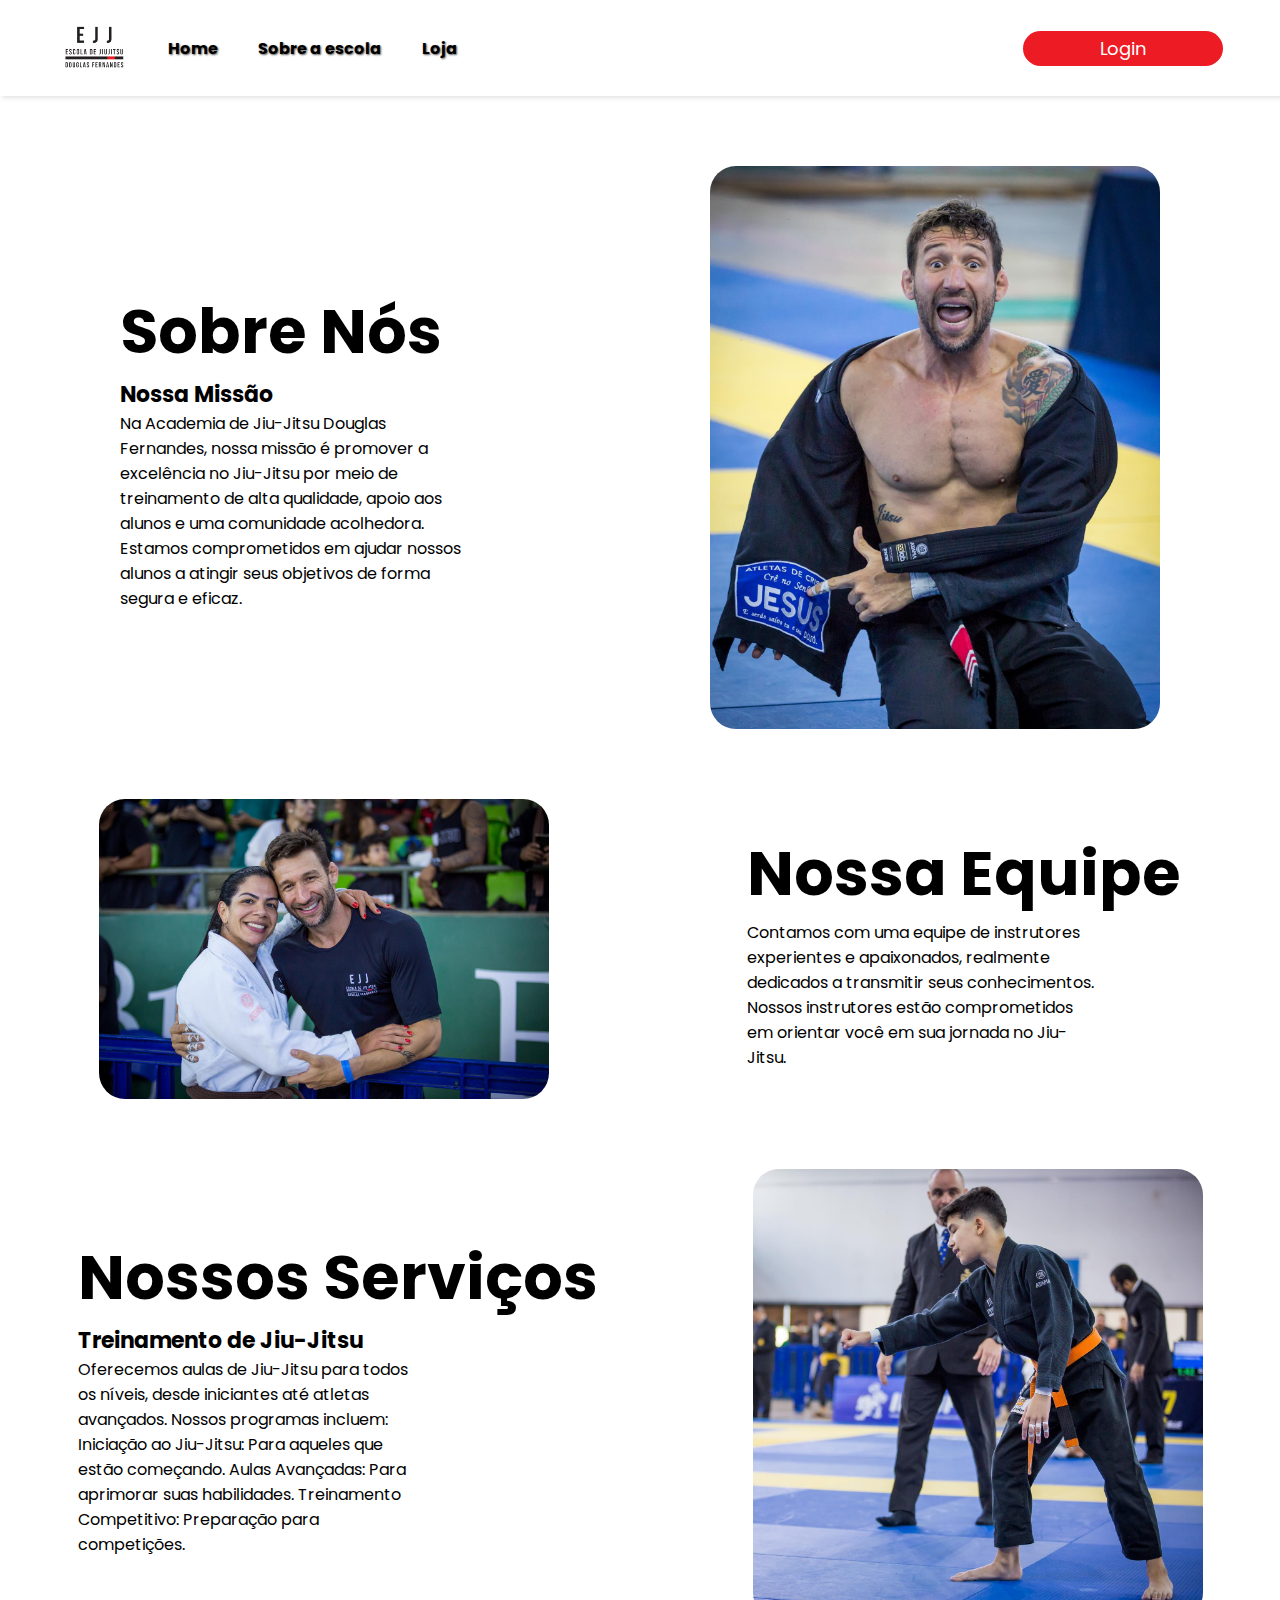
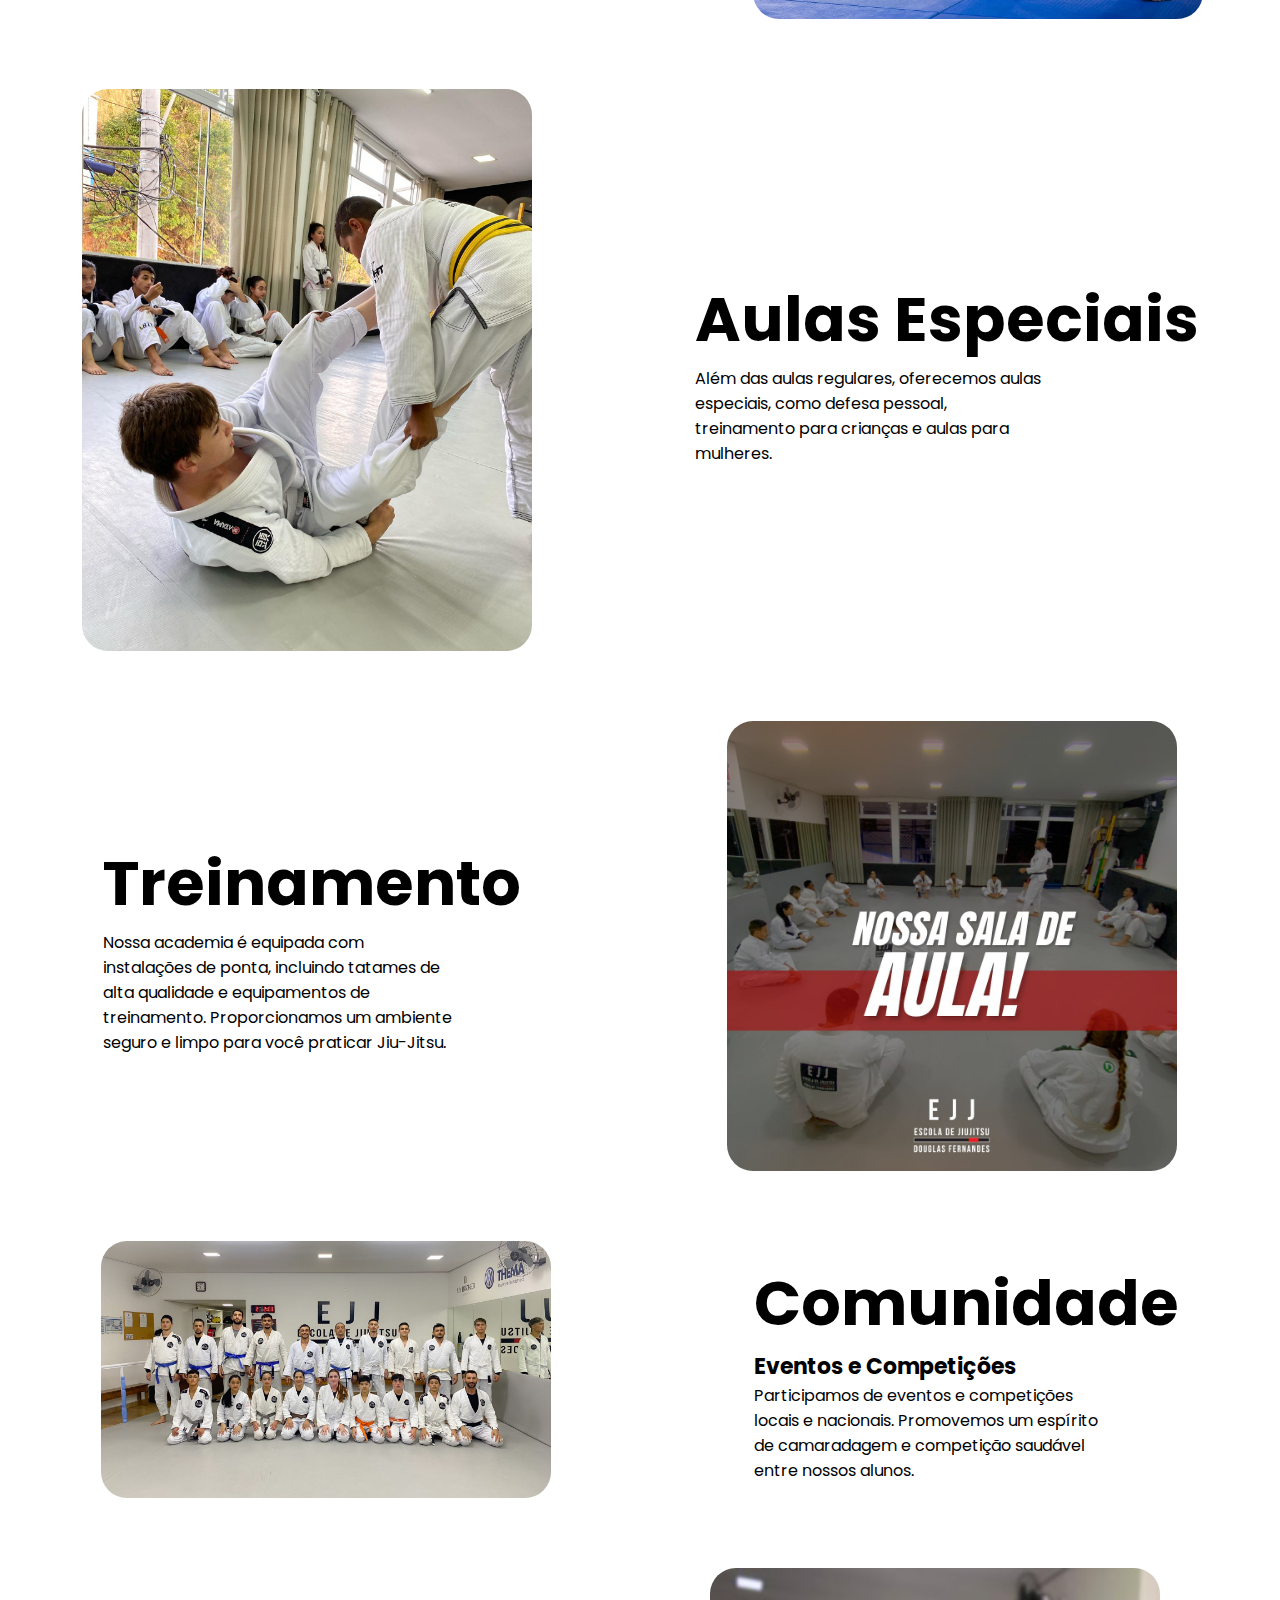
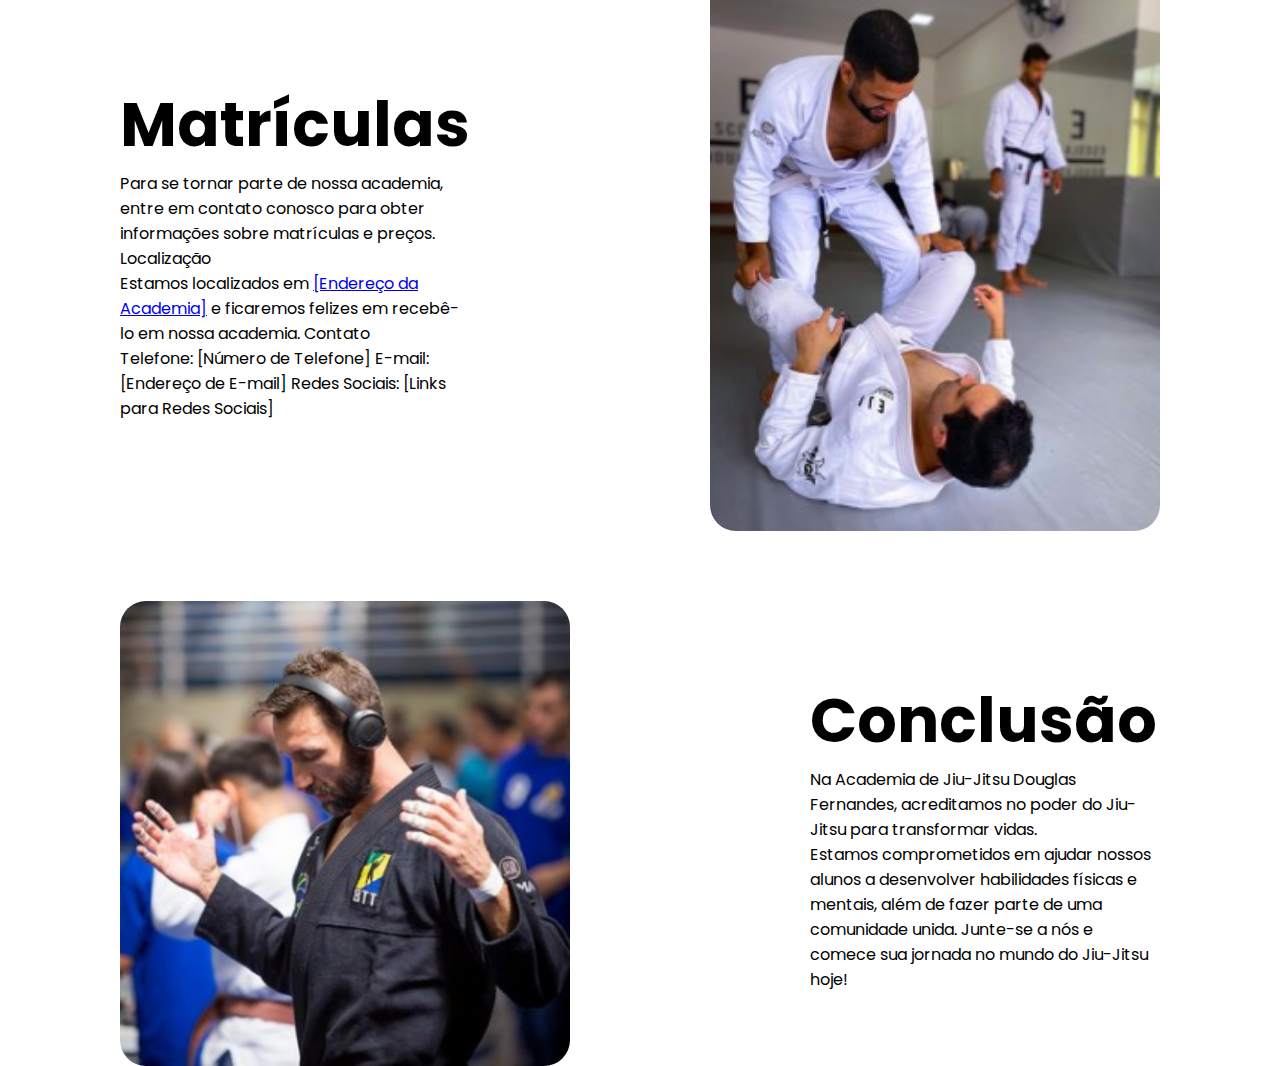
<file: pages/about.html>
<!DOCTYPE html>
<html lang="en">

<head>
    <meta charset="UTF-8">
    <meta name="viewport" content="width=device-width, initial-scale=1.0">
    <title>Sobre a escola</title>
    <link rel="stylesheet" href="../css/about.css">
    <script defer src="../js/scrit.js" ></script>
    <link rel="shortcut icon" href="../img/faviconBranco.png" type="image/x-icon">
    <link rel="preconnect" href="https://fonts.googleapis.com">
    <link rel="preconnect" href="https://fonts.gstatic.com" crossorigin>
    <link
        href="https://fonts.googleapis.com/css2?family=Anton&family=Heebo:wght@300;400;500;600;700&family=Poppins:ital,wght@0,100;0,200;0,300;0,400;0,500;0,600;0,700;0,800;0,900;1,100;1,200;1,300;1,400;1,500;1,600;1,700;1,800;1,900&family=Roboto:ital,wght@0,100;0,300;0,400;0,500;0,700;0,900;1,100;1,300;1,400;1,500;1,700;1,900&display=swap"
        rel="stylesheet">

    <link href='https://unpkg.com/boxicons@2.1.4/css/boxicons.min.css' rel='stylesheet'>

    
</head>

<body>
    <header>
        <nav class="navbar-inner">
            <ul class="nav-links">
                <img src="../img/logo.png" alt="Logo" class="logo">
                <li><a href="../index.html">Home</a></li>
                <li><a href="about.html">Sobre a escola</a></li>

                <li><a href="store.html">Loja</a></li>
            </ul>
            <button class="btn-login">Login</button>
            <i class='bx bx-menu' ></i>
            <i class='bx bxs-user'></i>
        </nav>
    </header>

    <div class="container">
        <main>
            <section class="section-about">
                <div class="section-about-inner">
                    <h2>Sobre Nós</h2>
                    <h3>Nossa Missão</h3>
                    <p>Na Academia de Jiu-Jitsu Douglas Fernandes, nossa missão é promover a excelência no Jiu-Jitsu por
                        meio
                        de treinamento de alta qualidade, apoio aos alunos e uma comunidade acolhedora. Estamos
                        comprometidos em
                        ajudar nossos alunos a atingir seus objetivos de forma segura e eficaz.</p>
                </div>
                <img src="../img/mission-douglas.jpg" alt="">
            </section>



            <div  class = "aos-init" class="aos-animate "data-aos="'zoom-in-up" data-aos-duration= "'1200" >

                <section class="section-reverse">
                    <div>
                        <h2>Nossa Equipe</h2>
                        <p>Contamos com uma equipe de instrutores experientes e apaixonados, realmente dedicados a
                            transmitir seus conhecimentos. Nossos instrutores estão comprometidos em orientar você em
                            sua
                            jornada no Jiu-Jitsu.</p>
                    </div>
                    <img src="../img/team-douglas.jpg" alt="">
                </section>
            </div>
            <section>
                
                <div class = "aos-init" class="aos-animate "data-aos="'zoom-in-up" data-aos-duration= "'1200" >
                    <h2>Nossos Serviços</h2>
                    <h3>Treinamento de Jiu-Jitsu</h3>
                    <p>Oferecemos aulas de Jiu-Jitsu para todos os níveis, desde iniciantes até atletas avançados.
                        Nossos
                        programas incluem:</p>
                    <p>
                        Iniciação ao Jiu-Jitsu: Para aqueles que estão começando.
                        Aulas Avançadas: Para aprimorar suas habilidades.
                        Treinamento Competitivo: Preparação para competições.
                    </p>
                </div>
                <img src="../img/services-douglas.jpg" alt="">
                
            </section>

            <section class="section-reverse">
                
                <div class="section-special-class">
                    <h2>Aulas Especiais</h2>
                    <p>Além das aulas regulares, oferecemos aulas especiais, como defesa pessoal, treinamento para crianças e
                        aulas para mulheres.</p>
                </div>
                <img src="../img/special-classes-douglas.jpg" alt="">
            </section>

            <section>
                
                <div class="section-training-space">
                    <h2>Treinamento</h2>
                    <p>Nossa academia é equipada com instalações de ponta, incluindo tatames de alta qualidade e equipamentos de
                        treinamento. Proporcionamos um ambiente seguro e limpo para você praticar Jiu-Jitsu.</p>
                </div>
                <img src="../img/training-space-douglas.png" alt="">
            </section>

            <section class="section-reverse">
                
                <div class="section-community">
                    <h2>Comunidade</h2>
                    <h3>Eventos e Competições</h3>
                    <p>Participamos de eventos e competições locais e nacionais. Promovemos um espírito de camaradagem e
                        competição saudável entre nossos alunos.</p>
                
                    </div>
                    <img src="../img/community-douglas.jpg" alt="">
            </section>

            <section>
                
                <div class="section-registration">
                    <h2>Matrículas</h2>
                    <p>
                        Para se tornar parte de nossa academia, entre em contato conosco para obter informações sobre matrículas
                        e preços.
                        Localização
                    </p>
                    
                    <p>
                        Estamos localizados em <a href="#">[Endereço da Academia]</a> e ficaremos felizes em recebê-lo em nossa
                        academia.
                        Contato
                    </p>
                    
                    <p>
                        Telefone: [Número de Telefone]
                        E-mail: [Endereço de E-mail]
                        Redes Sociais: [Links para Redes Sociais]
                    </p>
                </div>
                <img src="../img/registration-douglas2.png" alt="">
            </section>

            <section class="section-reverse">
                
                <div class="section-conclusion">
                    <h2>Conclusão</h2>
                    
                                <p>Na Academia de Jiu-Jitsu Douglas Fernandes, acreditamos no poder do Jiu-Jitsu para transformar vidas.
                                <p>
                    Estamos comprometidos em ajudar nossos alunos a desenvolver habilidades físicas e mentais, além de fazer
                    parte de uma comunidade unida. Junte-se a nós e comece sua jornada no mundo do Jiu-Jitsu hoje!
                                </p>
                                </p>
                </div>
                <img src="../img/conclus.png" alt="">
            </section>
        </main>
        
    </body>
    <link rel="stylesheet" href="https://cdn.jsdelivr.net/npm/aos@2.3.4/dist/aos.css%22%3E
    <script src="https://unpkg.com/aos@2.3.1/dist/aos.js"></script>
    <script> 
        AOS.init();
      </script>
</file>
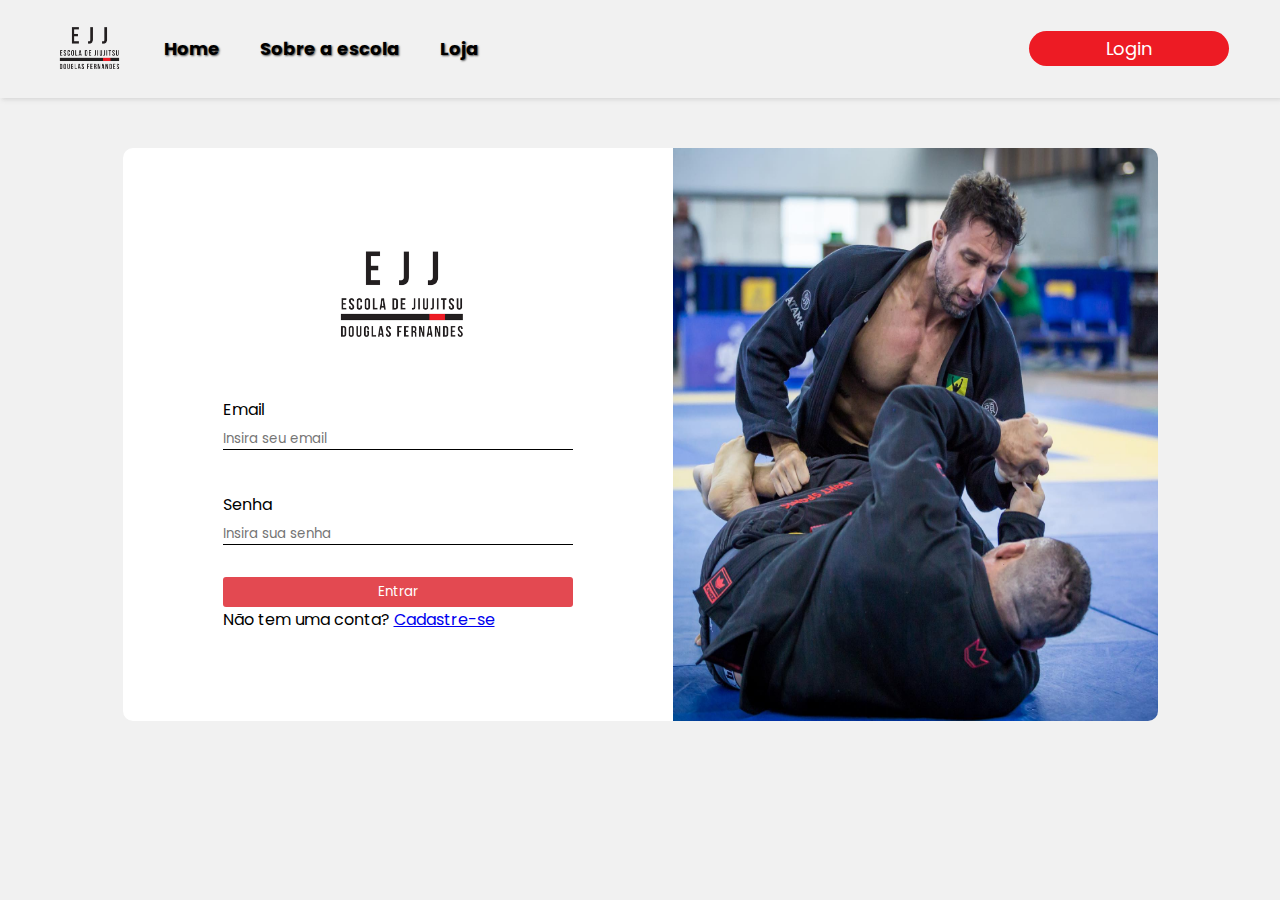
<file: pages/login.html>
<!DOCTYPE html>
<html lang="en">
<head>
    <meta charset="UTF-8">
    <meta name="viewport" content="width=device-width, initial-scale=1.0">
    <title>Login</title>
    <link rel="shortcut icon" href="../img/faviconBranco.png" type="image/x-icon">
    <link rel="stylesheet" href="../css/login.css">
    <link rel="preconnect" href="https://fonts.googleapis.com">
    <link rel="preconnect" href="https://fonts.gstatic.com" crossorigin>
    <link href="https://fonts.googleapis.com/css2?family=Anton&family=Heebo:wght@300;400;500;600;700&family=Poppins:ital,wght@0,100;0,200;0,300;0,400;0,500;0,600;0,700;0,800;0,900;1,100;1,200;1,300;1,400;1,500;1,600;1,700;1,800;1,900&family=Roboto:ital,wght@0,100;0,300;0,400;0,500;0,700;0,900;1,100;1,300;1,400;1,500;1,700;1,900&display=swap" rel="stylesheet">

    <link href='https://unpkg.com/boxicons@2.1.4/css/boxicons.min.css' rel='stylesheet'>
</head>
<body>
    <header>
        <div class="navbar-inner">
            <ul class="nav-links">
                <img src="../img/logo.png" alt="Logo" class="logo">
                <li><a href="../index.html">Home</a></li>
                <li><a href="about.html">Sobre a escola</a></li>
                
                <li><a href="#">Loja</a></li>
            </ul>
            <button class="btn-login">Login</button>
            
        </div>
    </header>
    <div class="test">
        <div class="form-login">
            <div class="logo-form"><img src="../img/logo.png" alt="Logo"></div>
        
            <form action="">
                <label for="email">Email</label>
                <input type="email" name="email" id="email" placeholder="Insira seu email">
                <label for="passwd">Senha</label>
                <input type="password" name="passwd" id="passwd" placeholder="Insira sua senha">
                <input type="submit" value="Entrar">
            </form>
            <p>Não tem uma conta? <a href="#">Cadastre-se</a></p>
        </div>
        <img src="../img/tela-login-colorida.png" alt="">
    </div>
</body>
</html>
</file>
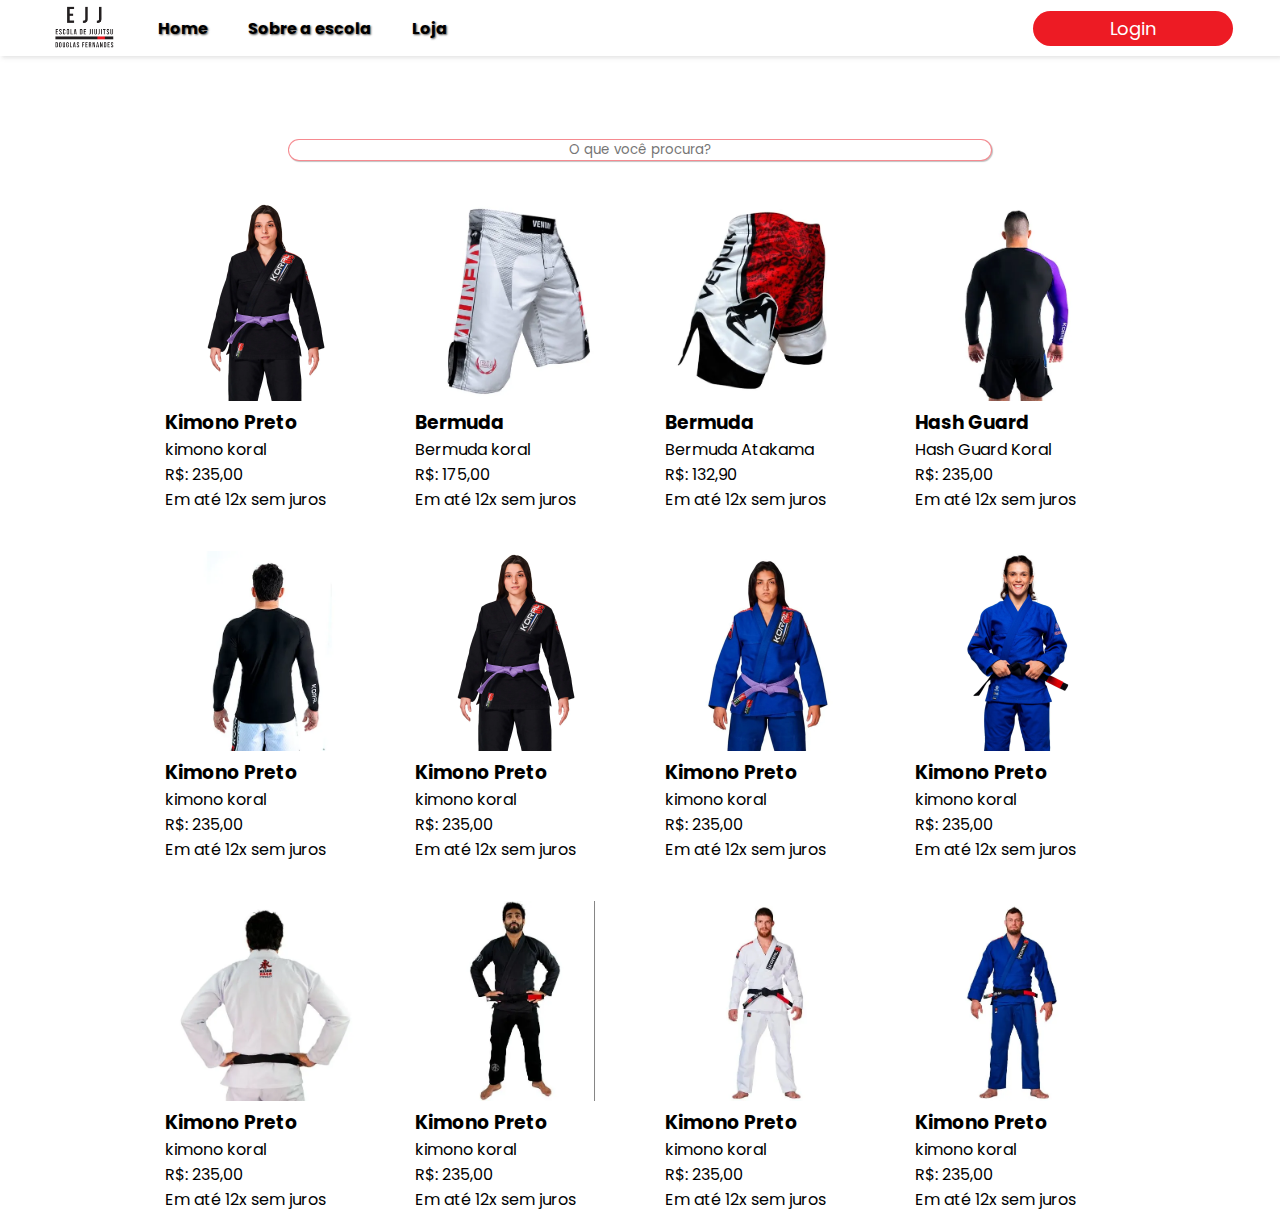
<file: pages/store.html>
<!DOCTYPE html>
<html lang="en">

<head>
    <meta charset="UTF-8">
    <meta name="viewport" content="width=device-width, initial-scale=1.0">
    <title>Loja</title>
    <link rel="stylesheet" href="../css/store.css">

    <link rel="shortcut icon" href="../img/faviconBranco.png" type="image/x-icon">
    <link rel="preconnect" href="https://fonts.googleapis.com">
    <link rel="preconnect" href="https://fonts.gstatic.com" crossorigin>
    <link
        href="https://fonts.googleapis.com/css2?family=Anton&family=Heebo:wght@300;400;500;600;700&family=Poppins:ital,wght@0,100;0,200;0,300;0,400;0,500;0,600;0,700;0,800;0,900;1,100;1,200;1,300;1,400;1,500;1,600;1,700;1,800;1,900&family=Roboto:ital,wght@0,100;0,300;0,400;0,500;0,700;0,900;1,100;1,300;1,400;1,500;1,700;1,900&display=swap"
        rel="stylesheet">

    <link href='https://unpkg.com/boxicons@2.1.4/css/boxicons.min.css' rel='stylesheet'>

    <script defer src="../js/scrit.js"></script>
</head>

<body>
    <header>
        <nav class="navbar-inner">
            <ul class="nav-links">
                <img src="../img/logo.png" alt="Logo" class="logo">
                <li><a href="../index.html">Home</a></li>
                <li><a href="about.html">Sobre a escola</a></li>
                
                <li><a href="#">Loja</a></li>
            </ul>
            <button class="btn-login">Login</button>
            <i class='bx bx-menu' ></i>
            <img src="../img/logo.png" alt="Logo" class="logo-cel">
            <i class='bx bxs-user'></i>
        </nav>
    </header>
    <div class="container">
        <main>
            <div class="find">
                <input type="text" name="find" id="find" placeholder="O que você procura?">
            </div>
            <div class="cards-inner">
                <div class="card">
                    <img src="../img/kimono-example.webp" alt="...">
                    <div class="description">
                        <h3>Kimono Preto</h3>
                        <p>kimono koral</p>
                        <p class="price">R$: 235,00</p>
                        <p>Em <span>até 12x sem juros</span></p>
                    </div>
                </div>
                <div class="card">
                    <img src="../img/items/10.webp" alt="...">
                    <div class="description">
                        <h3>Bermuda</h3>
                        <p>Bermuda koral</p>
                        <p class="price">R$: 175,00</p>
                        <p>Em <span>até 12x sem juros</span>
                    </div>
                </div>
                <div class="card">
                    <img src="../img/items/11.webp" alt="...">
                    <div class="description">
                        <h3>Bermuda</h3>
                        <p>Bermuda Atakama</p>
                        <p class="price">R$: 132,90</p>
                        <p>Em <span>até 12x sem juros</span>
                    </div>
                </div>
                <div class="card">
                    <img src="../img/items/hash8.webp" alt="...">
                    <div class="description">
                        <h3>Hash Guard</h3>
                        <p>Hash Guard Koral</p>
                        <p class="price">R$: 235,00</p>
                        <p>Em <span>até 12x sem juros</span>
                    </div>
                </div>
                <div class="card">
                    <img src="../img/items/hash9.webp" alt="...">
                    <div class="description">
                        <h3>Kimono Preto</h3>
                        <p>kimono koral</p>
                        <p class="price">R$: 235,00</p>
                        <p>Em <span>até 12x sem juros</span>
                    </div>
                </div>
                <div class="card">
                    <img src="../img/items/kimono-example.webp" alt="...">
                    <div class="description">
                        <h3>Kimono Preto</h3>
                        <p>kimono koral</p>
                        <p class="price">R$: 235,00</p>
                        <p>Em <span>até 12x sem juros</span>
                    </div>
                </div>
                <div class="card">
                    <img src="../img/items/kimono2.webp" alt="...">
                    <div class="description">
                        <h3>Kimono Preto</h3>
                        <p>kimono koral</p>
                        <p class="price">R$: 235,00</p>
                        <p>Em <span>até 12x sem juros</span>
                    </div>
                </div>
                <div class="card">
                    <img src="../img/items/kimono3.webp" alt="...">
                    <div class="description">
                        <h3>Kimono Preto</h3>
                        <p>kimono koral</p>
                        <p class="price">R$: 235,00</p>
                        <p>Em <span>até 12x sem juros</span>
                    </div>
                </div>
                <div class="card">
                    <img src="../img/items/kimono4.webp" alt="...">
                    <div class="description">
                        <h3>Kimono Preto</h3>
                        <p>kimono koral</p>
                        <p class="price">R$: 235,00</p>
                        <p>Em <span>até 12x sem juros</span>
                    </div>
                </div>
                <div class="card">
                    <img src="../img/items/kimono5.webp" alt="...">
                    <div class="description">
                        <h3>Kimono Preto</h3>
                        <p>kimono koral</p>
                        <p class="price">R$: 235,00</p>
                        <p>Em <span>até 12x sem juros</span>
                    </div>
                </div>
                <div class="card">
                    <img src="../img/items/kimono6.webp" alt="...">
                    <div class="description">
                        <h3>Kimono Preto</h3>
                        <p>kimono koral</p>
                        <p class="price">R$: 235,00</p>
                        <p>Em <span>até 12x sem juros</span>
                    </div>
                </div>
                <div class="card">
                    <img src="../img/items/kimono7.webp" alt="...">
                    <div class="description">
                        <h3>Kimono Preto</h3>
                        <p>kimono koral</p>
                        <p class="price">R$: 235,00</p>
                        <p>Em <span>até 12x sem juros</span>
                    </div>
                </div>
            </div>
        </main>
    </div>
</body>

</html>
</file>
<file: css/about.css>
*{padding: 0;
    margin: 0;
    box-sizing: border-box;
    font-family: Poppins;
    }
    ul{
        list-style: none;
    }
    .nav-links a{
        text-decoration: none;
        color: black;
        transition: 0.5s;
        text-shadow: 1px 1px 2px rgba(0, 0, 0, 0.651);
        font-weight: bold;
    }
    .nav-links a:hover{
        color: #ED1B24;
    }
    
    .navbar-inner{
    display: flex;
    align-items: center;
    justify-content: space-around;
    padding: 20px;
    box-shadow: 2px 2px 4px rgba(151, 150, 150, 0.257);
    
    }
    .nav-links{
        display: flex;
        gap:40px;
        align-items: center;
    }
    .logo{
    width: 8%;
    }
    .btn-login{
        background-color: #ED1B24;
        color: #ffff;
        width: 200px;
        height: 35px;
        cursor: pointer;
        border: none;
        border-radius: 26px;
        font-size: 18px;
    }
    .btn-login:hover{
        background-color: #ed1b2696;
    }
    .navbar-inner i{
        display: none;
    }
    /*main style*/
    @media(min-width:500px){
        main{
            margin: 0 auto;
            width: 100%;
            margin-top: 70px;
        }
        
        h2{
            font-size: 62px;
        }
        h3{
            font-size: 22px;
        }
        /*sections style*/
        section{
            display: flex;
            justify-content: space-around;
            align-items: center;
            margin-top: 70px;
        }
        section img{
            width: 450px;
            border-radius: 26px;
        }
        section p{
            width: 350px;
        }
        .section-reverse{
            flex-direction: row-reverse
        }
    }
     .bx-menu{
        cursor: pointer;
    }
    /*mobile style*/
 
    @media(max-width: 450px){
    main{
        text-align: justify;
    padding: 30px;
    }
    .navbar-inner i{
        display: block;
    }
    section{
    display: flex;
    flex-direction: column;
    align-items: center;
    }
    p{
        font-size: 15px;
    margin-bottom: 20px;
    }
    .navbar-inner{
        justify-content: space-between;
    }
    .nav-links{
    position: fixed;
    top: 0;
    left: 0;
    width: 100vw;
    height: 100vh;
    background-color: white;
    flex-direction: column;
    justify-content: space-around;
    clip-path: circle(100px at 90% -15%);
    pointer-events: none;
    transition: 1s ease-out;
    }
    /*Estilos ativos*/
    nav.active .nav-links{
        clip-path: circle(1500px at 90% -15%);
        pointer-events: all;
    }
    h2{
    font-size: 37px;
    }
    h3{
    font-size: 20px;
    }
    img{
    width: 350px;
    border-radius: 26px;
    }
    .bx-menu{
        cursor: pointer;
        z-index: 1;
    }
    .bxs-user{
    color: #ED1B24;
    }
    .btn-login{
        display: none;
        }
        i{
        font-size: 28px;
        }
    }
</file>
<file: css/login.css>
*{
    padding: 0;
    margin: 0;
    box-sizing: border-box;
    font-family: Poppins;
}
body{
background-color: #f1f1f1;
background-repeat: no-repeat;
background-size: cover;
display: flex;
flex-direction: column;
align-content: center;
justify-content: center; 
align-items: center; 

}
.form-login form{

display: flex;
flex-direction: column;
color: #000000;
gap: 7px;
}
.form-login{
padding: 89px 100px;
background-color: #ffffff;
border-top-left-radius: 10px;
border-bottom-left-radius: 10px;

}
input[type="submit"]{
border: none;
background-color: #e0333ce3;
margin-top: 25px;
color: rgb(255, 255, 255);
height: 30px;
border-radius: 3px;
cursor: pointer;
}
input[type="submit"]:hover{
background-color: #e0333cb4;
}
input{
border: none;
background-color: transparent;
border-bottom: 1px solid black;
width: 350px;
}
img{
width: 485px;
border-top-right-radius: 10px;
border-bottom-right-radius: 10px;
}
.logo-form img{
width: 150px;
}
.logo-form{
    text-align: center;
    
}
.test{
    display: flex;
   
    justify-content: center;
    
}
label{
margin-top: 35px;
}
/*header style*/
ul{
    list-style: none;
}
.nav-links a{
    text-decoration: none;
    color: black;
    transition: 0.5s;
    text-shadow: 1px 1px 2px rgba(0, 0, 0, 0.651);
    font-size: 18px;
    font-weight: bold;
}
.nav-links a:hover{
    color: #ED1B24;
}

.navbar-inner{
display: flex;
align-items: center;
justify-content: space-around;
padding: 20px;
box-shadow: 2px 2px 4px rgba(151, 150, 150, 0.257);
margin-bottom: 50px;
width: 100vw;

}
.nav-links{
    display: flex;
    gap:40px;
    align-items: center;
}
.logo{
width: 8%;
}
.btn-login{
    background-color: #ED1B24;
    color: #ffff;
    width: 200px;
    height: 35px;
    cursor: pointer;
    border: none;
    border-radius: 26px;
    font-size: 18px;
}
.btn-login:hover{
    background-color: #ed1b2696;
}
</file>
<file: css/store.css>
*{
    padding: 0;
    margin: 0;
    box-sizing: border-box;
    font-family: Poppins;
}
body{
background-color: #ffff;
}
ul{
    list-style: none;
}
.nav-links a{
    text-decoration: none;
    color: black;
    transition: 0.5s;
    text-shadow: 1px 1px 2px rgba(0, 0, 0, 0.651);
    font-weight: bold;
}
.nav-links a:hover{
    color: #ED1B24;
}

.navbar-inner{
display: flex;
align-items: center;
justify-content: space-around;
padding: 0px;
box-shadow: 2px 2px 4px rgba(151, 150, 150, 0.257);
margin-bottom: 80px;
}
.nav-links{
    display: flex;
    gap:40px;
    align-items: center;
}
.logo{
width: 8%;
}
.btn-login{
    background-color: #ED1B24;
    color: #ffff;
    width: 200px;
    height: 35px;
    cursor: pointer;
    border: none;
    border-radius: 26px;
    font-size: 18px;
}
.btn-login:hover{
    background-color: #ed1b2696;
}
/* cards style*/
.card{
width: 200px;
height: 300px;
}
.card img{
width: 200px;
}
.cards-inner{
display: grid;
grid-template-columns: repeat(4, 0.1fr);
justify-content: center;
gap: 50px;
}
.navbar-inner i{
    display: none;
}
.logo-cel{
    display: none;
}
#find, .find{
    text-align: center;
}
#find{
    width: 55vw;
    margin-bottom: 40px;
    border-radius: 26px;
    border: 1px solid #ed1b2683;
    box-shadow: 1px 1px 1px rgba(0, 0, 0, 0.247);
}
@media(max-width: 450px){
main{
padding: 0px;
}
.logo-cel{
    display: block;
}
.navbar-inner i{
    display: block;
}
.nav-links{
    position: fixed;
    top: 0;
    left: 0;
    width: 100vw;
    height: 100vh;
    background-color: #ffff;
    flex-direction: column;
    justify-content: space-around;
    clip-path: circle(100px at 90% -15%);
    pointer-events: none;
    transition: 1s ease-out;
    }
    nav.active .nav-links{
        clip-path: circle(1500px at 90% -15%);
        pointer-events: all;
    }
    .bx-menu{
        cursor: pointer;
        z-index: 1;
    }
    .bxs-user{
    color: #ED1B24;
    }
    .navbar-inner{
        justify-content: space-between;
    }

.navbar-inner{
justify-content: space-between;
margin-bottom: 10px;
}
.cards-inner{
display: flex;
flex-direction: column;

align-items: left;
}
.card{
width: 100%;
height: 250px;
border-bottom: 3px solid rgba(0, 0, 0, 0.064);
padding-bottom: 10px;
}
p{
    font-size: 16px;
   
}
.price{

    font-weight: bold;
}
h3{
    font-size: 26px;
    font-weight: 400;
}
.card img{
width: 200px;

}
.bxs-user{
    color: #ED1B24;
    }
    .btn-login{
        display: none;
        }
        i{
        font-size: 28px;
        }
        .card{
            display: flex;
            gap: 20px;
        }
        .logo-cel{
            width: 80px;
            height: 50px;
        }
        span{

            color: green;
        }
        .find{
            text-align: center;
            margin: 10px;
            
        }
        .find input{
           
            border-radius: 26px;
            border: 1px solid #ed1b2683;
            box-shadow: 1px 1px 1px rgba(0, 0, 0, 0.247);
        }
        .find ::placeholder{
            text-align: center;
        }
        .btn-login{
    display: none;
}
.nav-links{
    position: fixed;
    top: 0;
    left: 0;
    width: 100vw;
    height: 100vh;
    background-color: #ffff;
    flex-direction: column;
    justify-content: space-around;
    clip-path: circle(100px at 90% -15%);
    pointer-events: none;
    transition: 1s ease-out;
    }
    nav.active .nav-links{
        clip-path: circle(1500px at 90% -15%);
        pointer-events: all;
    }
    .bx-menu{
        cursor: pointer;
        z-index: 1;
    }
    .bxs-user{
    color: #ED1B24;
    }
    .navbar-inner{
        justify-content: space-between;
    }
}
</file>
